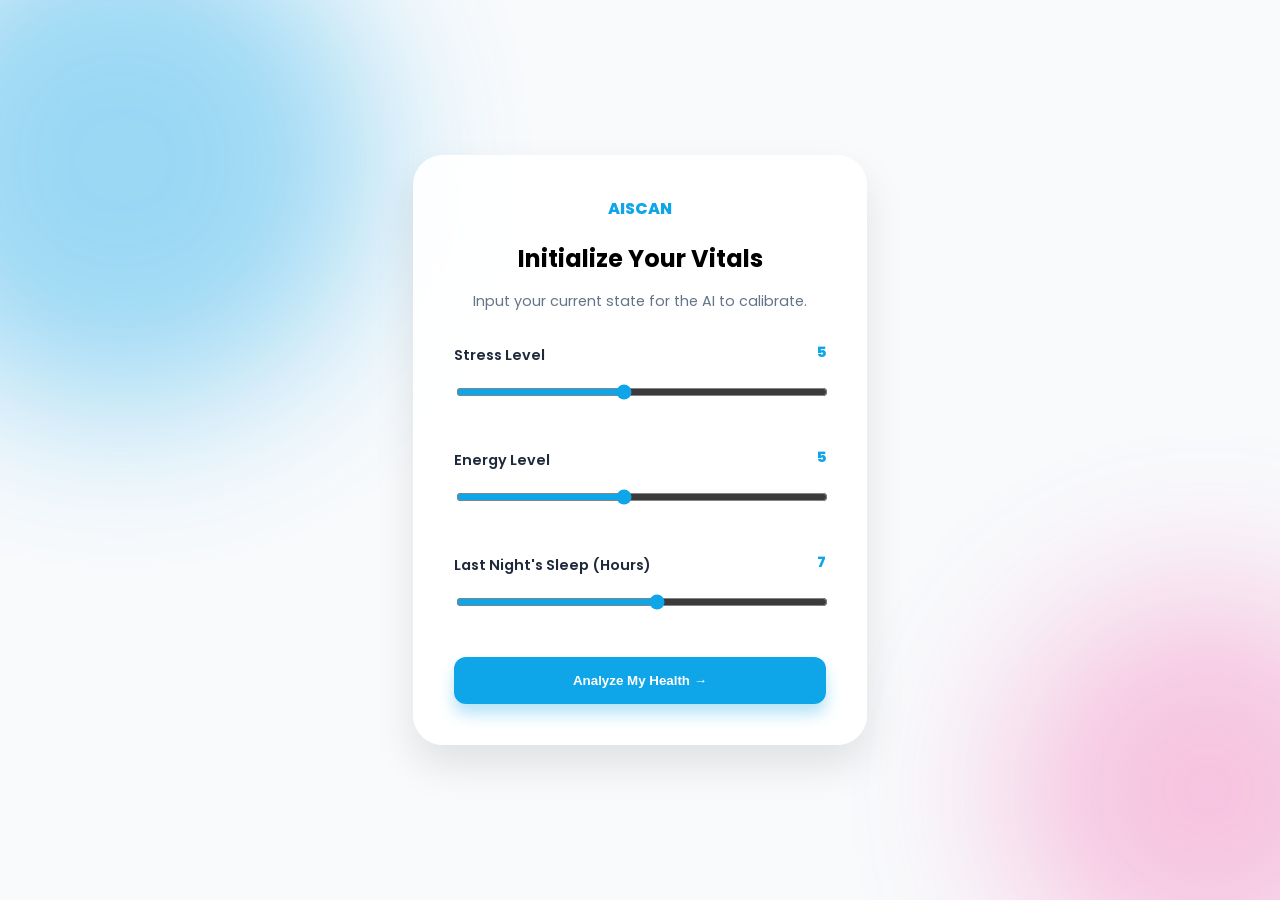
<file: assessment.html>
<!DOCTYPE html>
<html lang="en">
<head>
    <meta charset="UTF-8">
    <meta name="viewport" content="width=device-width, initial-scale=1.0">
    <title>AI Health Scan | Vitals Tracker</title>
    <link href="https://fonts.googleapis.com/css2?family=Poppins:wght@400;600;800&display=swap" rel="stylesheet">
    <link rel="stylesheet" href="signup.css"> <style>
        .assessment-card {
            max-width: 500px; margin: 50px auto; padding: 40px;
            background: rgba(255, 255, 255, 0.9); backdrop-filter: blur(15px);
            border-radius: 30px; box-shadow: 0 20px 40px rgba(0,0,0,0.1);
            text-align: center; border: 1px solid rgba(255,255,255,0.5);
        }
        .vitals-form { display: flex; flex-direction: column; gap: 20px; text-align: left; }
        label { font-weight: 600; color: #1e293b; font-size: 0.9rem; }
        input[type="range"] { width: 100%; cursor: pointer; accent-color: #0ea5e9; }
        .val-display { float: right; color: #0ea5e9; font-weight: 800; }
        .ai-status-box { display: none; padding: 20px; background: #f0f9ff; border-radius: 15px; margin-top: 20px; }
        .pulse { animation: pulse-blue 2s infinite; }
        @keyframes pulse-blue { 0% { opacity: 1; } 50% { opacity: 0.5; } 100% { opacity: 1; } }
    </style>
</head>
<body>
    <div class="background-env">
        <div class="orb orb-1"></div>
        <div class="orb orb-2"></div>
    </div>

    <div class="assessment-card animate__animated animate__fadeInUp">
        <div class="logo" style="color: #0ea5e9; margin-bottom: 20px; font-weight: 800;">AI<span>SCAN</span></div>
        <h2 style="margin-bottom: 10px;">Initialize Your Vitals</h2>
        <p style="color: #64748b; font-size: 0.9rem; margin-bottom: 30px;">Input your current state for the AI to calibrate.</p>

        <form class="vitals-form" id="vitalsForm">
            <div class="input-group">
                <label>Stress Level <span class="val-display" id="stressVal">5</span></label>
                <input type="range" id="stress" min="1" max="10" value="5" oninput="document.getElementById('stressVal').innerText = this.value">
            </div>

            <div class="input-group">
                <label>Energy Level <span class="val-display" id="energyVal">5</span></label>
                <input type="range" id="energy" min="1" max="10" value="5" oninput="document.getElementById('energyVal').innerText = this.value">
            </div>

            <div class="input-group">
                <label>Last Night's Sleep (Hours) <span class="val-display" id="sleepVal">7</span></label>
                <input type="range" id="sleep" min="1" max="12" value="7" oninput="document.getElementById('sleepVal').innerText = this.value">
            </div>

            <button type="submit" class="btn-submit">Analyze My Health →</button>
        </form>

        <div id="aiStatus" class="ai-status-box">
            <p class="pulse" id="statusText" style="font-weight: 600; color: #0ea5e9;">Connecting to Neural Core...</p>
        </div>
    </div>

    <script>
       document.getElementById('vitalsForm').addEventListener('submit', function(e) {
    e.preventDefault();
    
    // 1. Capture the data
    const stress = parseInt(document.getElementById('stress').value);
    const energy = parseInt(document.getElementById('energy').value);
    const sleep = parseInt(document.getElementById('sleep').value);

    // 2. Calculate a "Recovery Score" (Simple Logic)
    // Formula: (Energy + Sleep - Stress) adjusted to a 1-10 scale
    let recoveryScore = ((energy + sleep + (10 - stress)) / 3).toFixed(1);

    // 3. UI Transition
    document.getElementById('vitalsForm').style.display = 'none';
    document.getElementById('aiStatus').style.display = 'block';
    const status = document.getElementById('statusText');

    // 4. Show the "Processing" steps
    setTimeout(() => { status.innerText = "Syncing Local Data..."; }, 800);
    setTimeout(() => { status.innerText = "Calculating Recovery Index..."; }, 1800);
    setTimeout(() => { 
        status.innerHTML = `Scan Complete! <br> <span style="font-size: 1.5rem; color: #0ea5e9;">Score: ${recoveryScore}/10</span>`; 
    }, 3000);
    
    // 5. Save to LocalStorage (so the Dashboard can see it without a database)
    localStorage.setItem('vitalsScore', recoveryScore);
    localStorage.setItem('lastSleep', sleep);

    // 6. Redirect to Dashboard
    setTimeout(() => {
        window.location.href = "index.html"; 
    }, 5000);
});
    </script>
</body>
</html>
</file>
<file: signup.css>
:root {
    --primary: #0ea5e9;
    --text-main: #1e293b;
    --bg-pure: #ffffff;
}

body {
    font-family: 'Poppins', sans-serif;
    margin: 0;
    height: 100vh;
    display: flex;
    align-items: center;
    justify-content: center;
    background-color: #f8fafc;
    overflow: hidden;
}

/* Moving Orbs */
.background-env { position: fixed; top: 0; left: 0; width: 100%; height: 100%; z-index: -1; }
.orb { position: absolute; border-radius: 50%; filter: blur(80px); opacity: 0.4; animation: float 20s infinite alternate; }
.orb-1 { width: 500px; height: 500px; background: #0ea5e9; top: -10%; left: -10%; }
.orb-2 { width: 400px; height: 400px; background: #f472b6; bottom: -10%; right: -10%; }

@keyframes float { from { transform: translate(0,0); } to { transform: translate(50px, 50px); } }

.signup-card {
    display: flex;
    background: rgba(255, 255, 255, 0.85);
    backdrop-filter: blur(20px);
    border-radius: 30px;
    width: 850px;
    box-shadow: 0 25px 50px -12px rgba(0,0,0,0.1);
    border: 1px solid rgba(255,255,255,0.4);
    overflow: hidden;
}

.card-left {
    flex: 1;
    background: linear-gradient(135deg, #0ea5e9, #818cf8);
    padding: 50px;
    color: white;
    display: flex;
    flex-direction: column;
    justify-content: center;
}

.card-left .logo { font-size: 1.5rem; font-weight: 800; margin-bottom: 30px; }
.card-left h2 { font-size: 2rem; line-height: 1.2; }
.b-item { margin: 12px 0; font-weight: 600; font-size: 0.9rem; }

.card-right { flex: 1.2; padding: 50px; background: white; }

.btn-google {
    width: 100%; padding: 12px; border: 1px solid #e2e8f0; background: white;
    border-radius: 12px; font-weight: 600; display: flex; align-items: center;
    justify-content: center; gap: 10px; cursor: pointer; transition: 0.2s;
}

.divider { text-align: center; margin: 20px 0; border-bottom: 1px solid #f1f5f9; line-height: 0.1em; }
.divider span { background: #fff; padding: 0 10px; color: #94a3b8; font-size: 0.8rem; }

input {
    width: 100%; padding: 14px; margin-bottom: 12px; border-radius: 12px;
    border: 1px solid #e2e8f0; box-sizing: border-box; font-family: inherit;
}

.btn-submit {
    width: 100%; padding: 16px; background: var(--primary); color: white;
    border: none; border-radius: 12px; font-weight: 700; cursor: pointer;
    box-shadow: 0 10px 15px rgba(14, 165, 233, 0.3);
}
</file>
